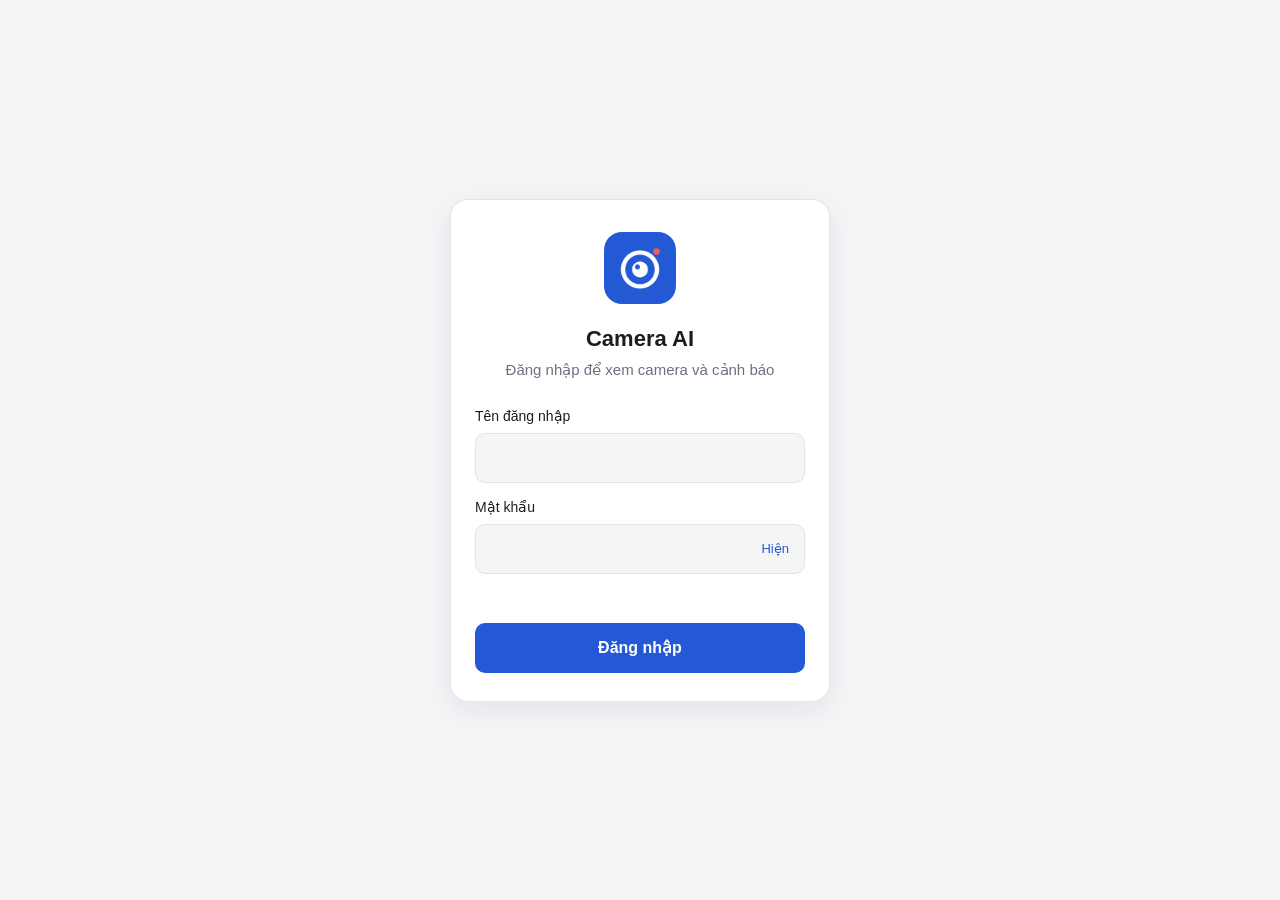
<file: static/login.html>
<!doctype html>
<html lang="vi">
<head>
  <meta charset="utf-8">
  <meta name="viewport" content="width=device-width, initial-scale=1, viewport-fit=cover">
  <meta name="theme-color" content="#2459d6">
  <meta name="apple-mobile-web-app-capable" content="yes">
  <meta name="mobile-web-app-capable" content="yes">
  <meta name="apple-mobile-web-app-status-bar-style" content="default">
  <meta name="apple-mobile-web-app-title" content="Camera AI">
  <title>Đăng nhập · Camera AI</title>
  <link rel="manifest" href="/manifest.webmanifest">
  <link rel="apple-touch-icon" href="/static/icons/apple-touch-icon.png">
  <link rel="icon" href="/static/icons/icon-192.png">
  <link rel="stylesheet" href="/static/login.css">
</head>
<body>
  <main class="login">
    <img class="logo" src="/static/icons/icon-192.png" alt="" width="72" height="72">
    <h1>Camera AI</h1>
    <p class="sub">Đăng nhập để xem camera và cảnh báo</p>
    <form id="form" autocomplete="on">
      <label>Tên đăng nhập
        <input name="username" autocomplete="username" autocapitalize="none" autocorrect="off" spellcheck="false" required>
      </label>
      <label>Mật khẩu
        <span class="pw">
          <input name="password" type="password" autocomplete="current-password" required>
          <button type="button" class="eye" aria-label="Hiện mật khẩu">Hiện</button>
        </span>
      </label>
      <p class="error" id="error" role="alert"></p>
      <button class="primary" type="submit">Đăng nhập</button>
    </form>
  </main>
  <script>
    const form = document.getElementById("form");
    const err = document.getElementById("error");
    const eye = form.querySelector(".eye");
    eye.onclick = () => {
      const pw = form.password;
      pw.type = pw.type === "password" ? "text" : "password";
      eye.textContent = pw.type === "password" ? "Hiện" : "Ẩn";
    };
    form.onsubmit = async (e) => {
      e.preventDefault();
      err.textContent = "";
      const btn = form.querySelector(".primary");
      btn.disabled = true; btn.textContent = "Đang đăng nhập…";
      try {
        const r = await fetch("/api/login", {
          method: "POST",
          headers: { "Content-Type": "application/json" },
          body: JSON.stringify({ username: form.username.value, password: form.password.value }),
        });
        if (!r.ok) {
          let msg = "Không đăng nhập được";
          try { msg = (await r.json()).detail || msg; } catch {}
          throw new Error(msg);
        }
        location.replace("/" + (location.hash || sessionStorage.getItem("afterLogin") || ""));
      } catch (ex) {
        err.textContent = ex.message;
        form.password.select();
      } finally {
        btn.disabled = false; btn.textContent = "Đăng nhập";
      }
    };
    if ("serviceWorker" in navigator) navigator.serviceWorker.register("/sw.js").catch(() => {});
  </script>
</body>
</html>
</file>
<file: static/login.css>
:root {
  --bg: #f4f5f7;
  --surface: #ffffff;
  --border: #e2e4e9;
  --text: #1b1d22;
  --muted: #6b7180;
  --accent: #2459d6;
  --accent-soft: #e6edfc;
  --danger: #c4312b;
  color-scheme: light dark;
}
@media (prefers-color-scheme: dark) {
  :root {
    --bg: #111317;
    --surface: #1a1d23;
    --border: #2d323c;
    --text: #e8eaee;
    --muted: #9198a6;
    --accent: #6b97ff;
    --accent-soft: #1f2b45;
    --danger: #ff6b63;
  }
}
* { box-sizing: border-box; }
html, body { height: 100%; }
body {
  margin: 0; background: var(--bg); color: var(--text);
  font: 15px/1.5 -apple-system, BlinkMacSystemFont, "Segoe UI", Roboto, sans-serif;
  display: flex; align-items: center; justify-content: center;
  padding: max(24px, env(safe-area-inset-top)) 16px max(24px, env(safe-area-inset-bottom));
}
.login {
  width: 100%; max-width: 380px; text-align: center;
  background: var(--surface); border: 1px solid var(--border); border-radius: 18px;
  padding: 32px 24px 28px; box-shadow: 0 8px 30px rgba(16, 24, 40, .08);
}
.logo { margin: 0 auto 12px; border-radius: 18px; }
h1 { margin: 0; font-size: 22px; }
.sub { color: var(--muted); margin: 4px 0 24px; }
form { display: grid; gap: 14px; text-align: left; }
label { display: grid; gap: 6px; font-weight: 500; font-size: 14px; }
input {
  font: inherit; font-size: 16px; color: var(--text); width: 100%;
  background: var(--bg); border: 1px solid var(--border); border-radius: 10px;
  padding: 12px 14px; min-height: 48px;
}
input:focus { outline: 3px solid var(--accent-soft); border-color: var(--accent); }
.pw { position: relative; display: block; }
.pw input { padding-right: 64px; }
.eye {
  position: absolute; right: 6px; top: 6px; bottom: 6px; padding: 0 10px;
  font: inherit; font-size: 13px; color: var(--accent); background: none; border: 0; cursor: pointer;
}
.check { display: flex; align-items: center; gap: 10px; font-weight: 400; color: var(--muted); }
.check input { width: 20px; height: 20px; min-height: 0; accent-color: var(--accent); }
.error { color: var(--danger); margin: 0; min-height: 1.5em; font-size: 14px; }
.primary {
  font: inherit; font-weight: 600; font-size: 16px; color: #fff; background: var(--accent);
  border: 0; border-radius: 10px; min-height: 50px; cursor: pointer;
}
.primary:disabled { opacity: .7; }
</file>
